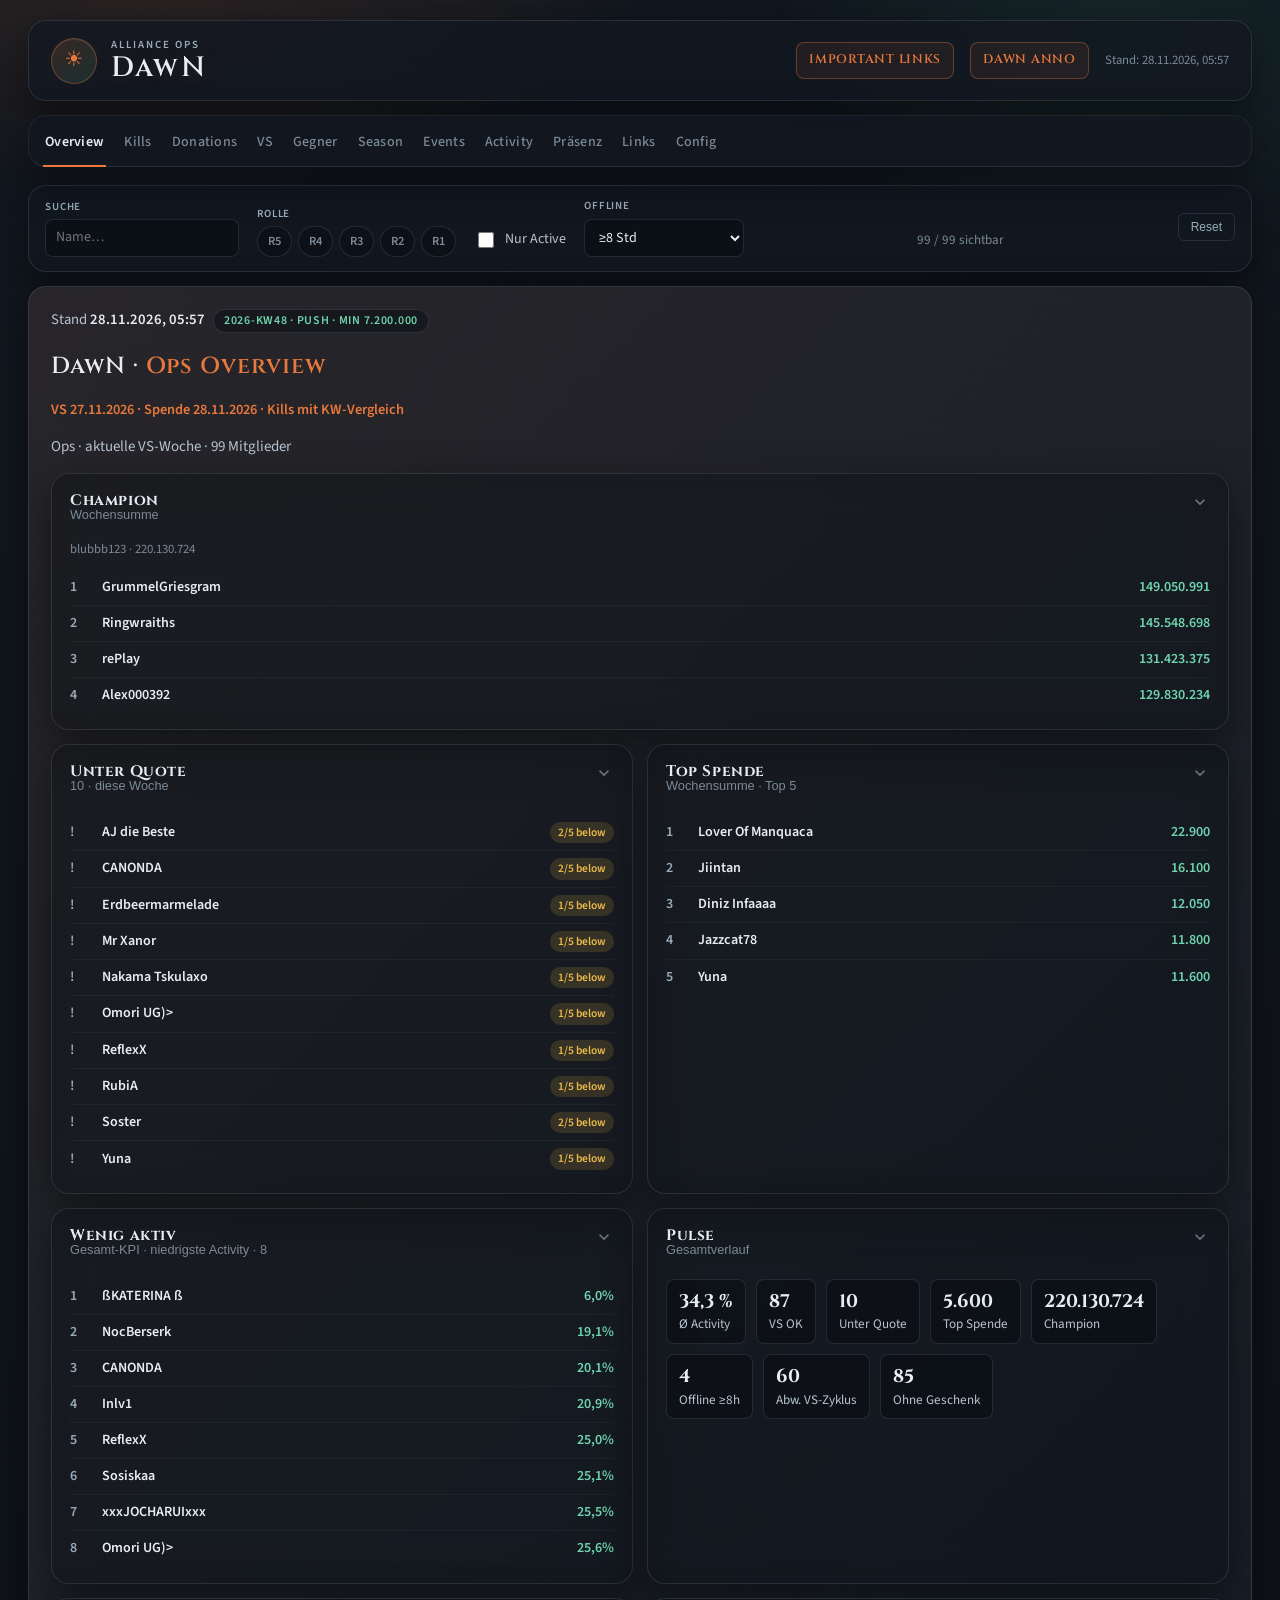
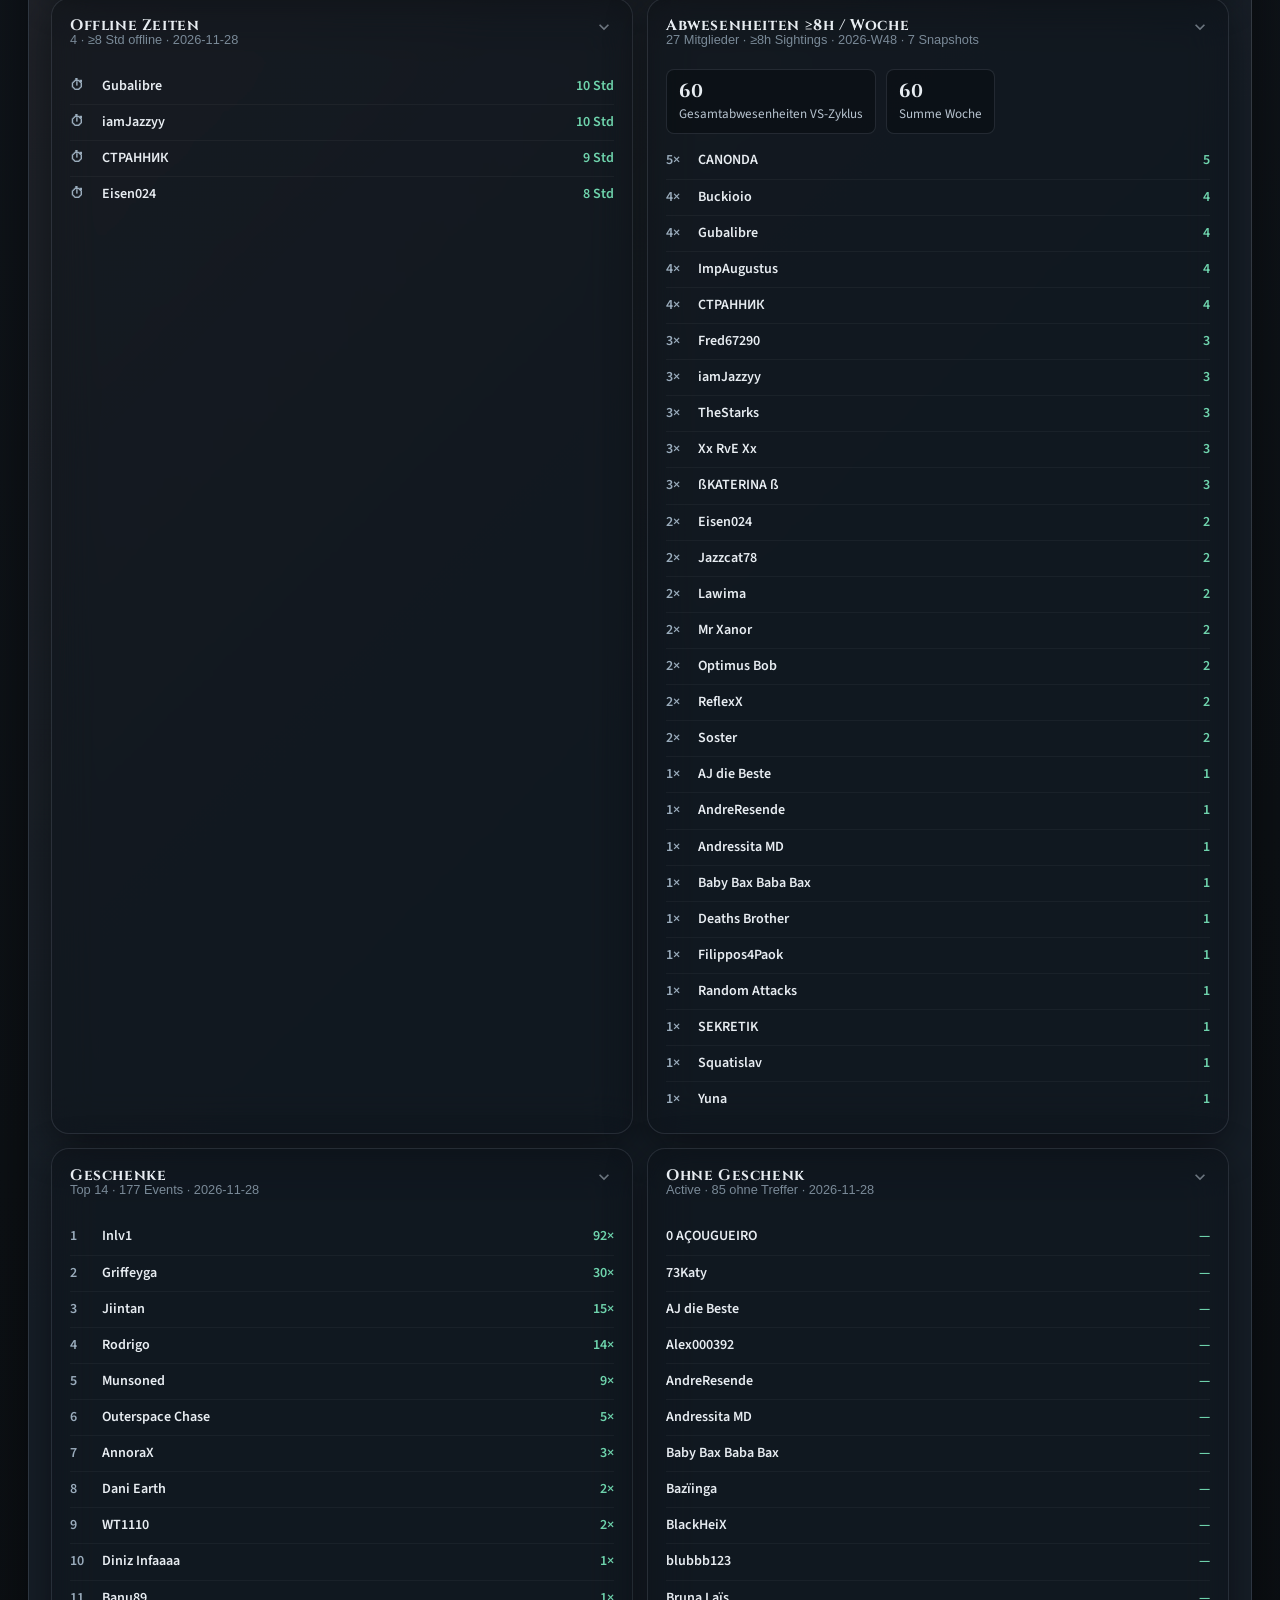
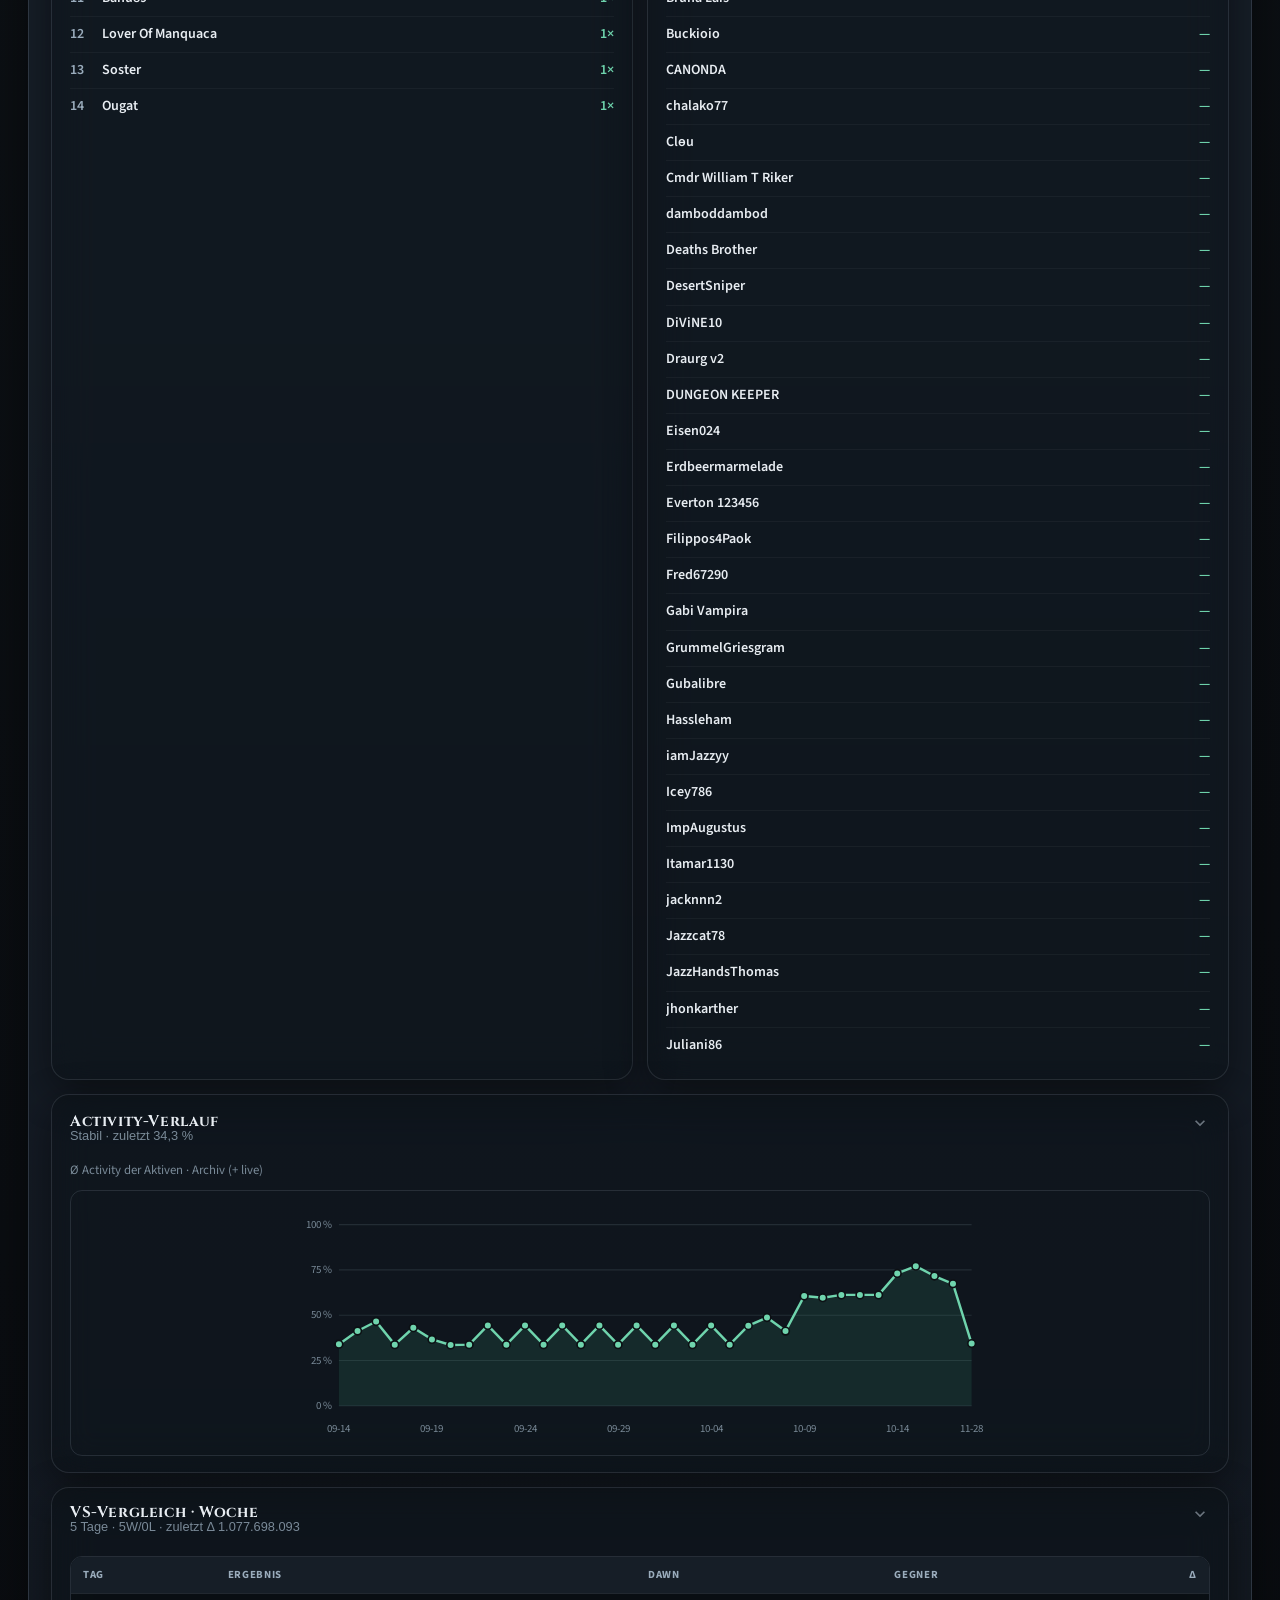
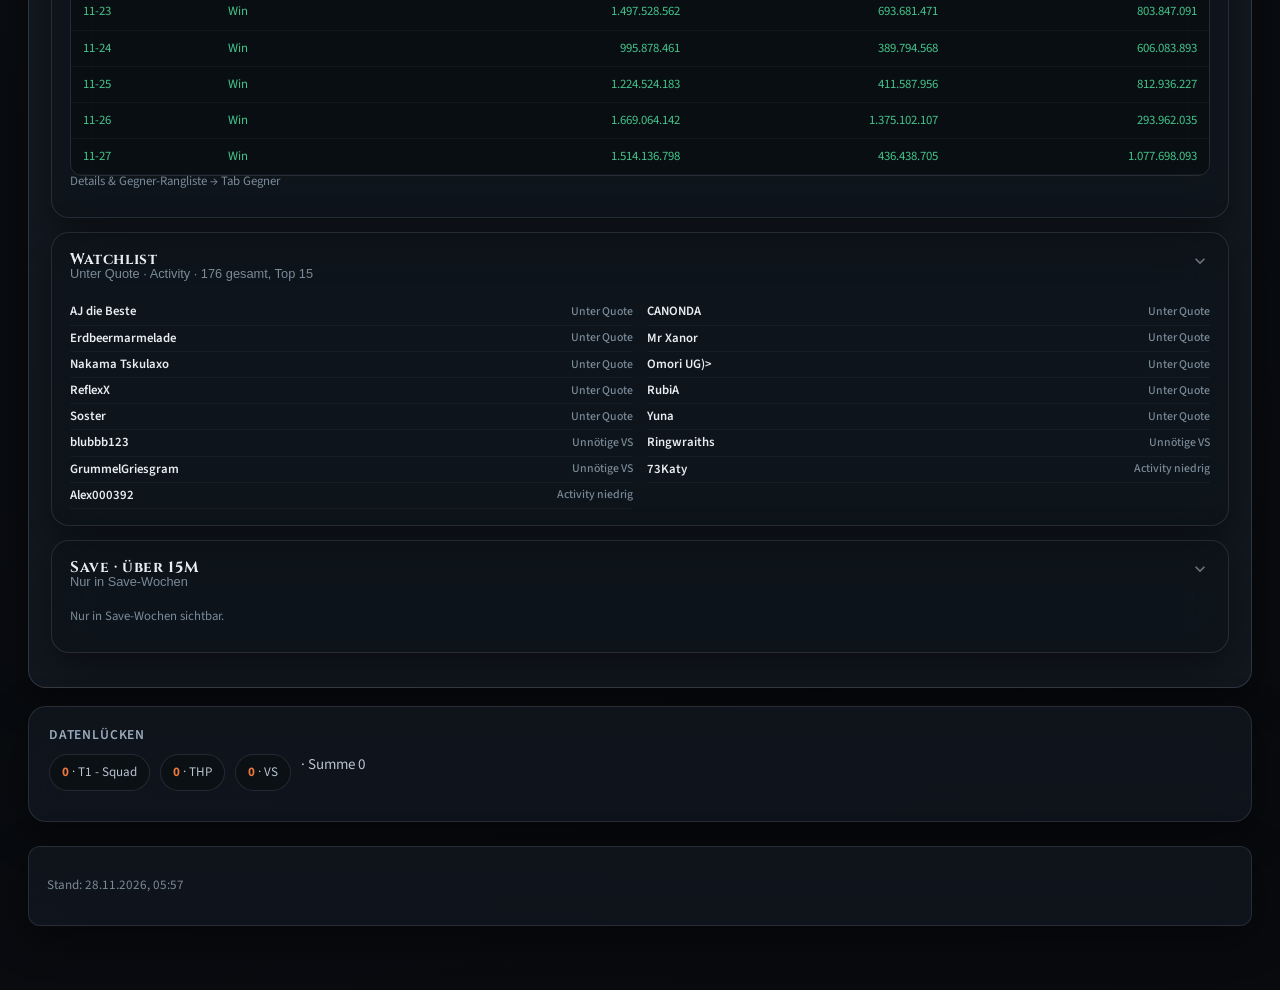
<file: index.html>
<!DOCTYPE html>
<html lang="de">
<head>
  <meta charset="utf-8">
  <meta name="viewport" content="width=device-width, initial-scale=1, viewport-fit=cover">
  <title>DawN — Last War Dashboard</title>
  <link rel="preconnect" href="https://fonts.googleapis.com">
  <link rel="preconnect" href="https://fonts.gstatic.com" crossorigin>
  <link href="https://fonts.googleapis.com/css2?family=Cinzel:wght@500;600;700&family=Source+Sans+3:ital,wght@0,400;0,500;0,600;0,700;1,400&display=swap" rel="stylesheet">
  <link rel="stylesheet" href="styles.css?v=20261026-presence-tab">
</head>
<body>
  <div class="bg-grid" aria-hidden="true"></div>
  <div class="bg-glow" aria-hidden="true"></div>
  <div class="wrap" id="wrap">
    <header class="site-head glass">
      <div class="brand">
        <span class="brand-mark" aria-hidden="true">☀</span>
        <div>
          <p class="brand-kicker">Alliance Ops</p>
          <h1 class="brand-title">DawN</h1>
        </div>
      </div>
      <div class="head-tools">
        <a class="tool-link" href="/links/" target="_blank" rel="noopener noreferrer">Important Links</a>
        <a class="tool-link" href="https://lastwar-daily-anno.pages.dev/" target="_blank" rel="noopener noreferrer">DawN Anno</a>
        <div class="stamp" id="stamp">Lade Daten…</div>
      </div>
    </header>

    <div class="bar glass">
      <div class="row">
        <div class="tabs" role="tablist" aria-label="Dashboard-Bereiche">
          <button class="tab" role="tab" id="tab-overview" aria-selected="true" aria-controls="view-overview" data-view="overview">Overview</button>
          <button class="tab" role="tab" id="tab-kills" aria-selected="false" aria-controls="view-kills" data-view="kills">Kills</button>
          <button class="tab" role="tab" id="tab-donations" aria-selected="false" aria-controls="view-donations" data-view="donations">Donations</button>
          <button class="tab" role="tab" id="tab-vs" aria-selected="false" aria-controls="view-vs" data-view="vs">VS</button>
          <button class="tab" role="tab" id="tab-gegner" aria-selected="false" aria-controls="view-gegner" data-view="gegner">Gegner</button>
          <button class="tab" role="tab" id="tab-season" aria-selected="false" aria-controls="view-season" data-view="season">Season</button>
          <button class="tab" role="tab" id="tab-events" aria-selected="false" aria-controls="view-events" data-view="events">Events</button>
          <button class="tab" role="tab" id="tab-activity" aria-selected="false" aria-controls="view-activity" data-view="activity">Activity</button>
          <button class="tab" role="tab" id="tab-presence" aria-selected="false" aria-controls="view-presence" data-view="presence">Präsenz</button>
          <button class="tab" role="tab" id="tab-links" aria-selected="false" aria-controls="view-links" data-view="links">Links</button>
          <button class="tab" role="tab" id="tab-config" aria-selected="false" aria-controls="view-config" data-view="config">Config</button>
        </div>
      </div>
    </div>

    <div id="filterMount" class="filter-mount" hidden aria-label="Mitglieder-Filter"></div>

    <div id="bootErr" class="err glass" hidden></div>

    <div class="view" id="view-overview" role="tabpanel" aria-labelledby="tab-overview"></div>
    <div class="view" id="view-kills" role="tabpanel" aria-labelledby="tab-kills" hidden></div>
    <div class="view" id="view-donations" role="tabpanel" aria-labelledby="tab-donations" hidden></div>
    <div class="view" id="view-vs" role="tabpanel" aria-labelledby="tab-vs" hidden></div>
    <div class="view" id="view-gegner" role="tabpanel" aria-labelledby="tab-gegner" hidden></div>
    <div class="view" id="view-season" role="tabpanel" aria-labelledby="tab-season" hidden></div>
    <div class="view" id="view-events" role="tabpanel" aria-labelledby="tab-events" hidden></div>
    <div class="view" id="view-activity" role="tabpanel" aria-labelledby="tab-activity" hidden></div>
    <div class="view" id="view-presence" role="tabpanel" aria-labelledby="tab-presence" hidden></div>
    <div class="view" id="view-links" role="tabpanel" aria-labelledby="tab-links" hidden></div>
    <div class="view" id="view-config" role="tabpanel" aria-labelledby="tab-config" hidden></div>

    <footer class="foot glass" id="foot"></footer>
  </div>
  <script src="app.js?v=20261026-presence-tab"></script>
</body>
</html>
</file>
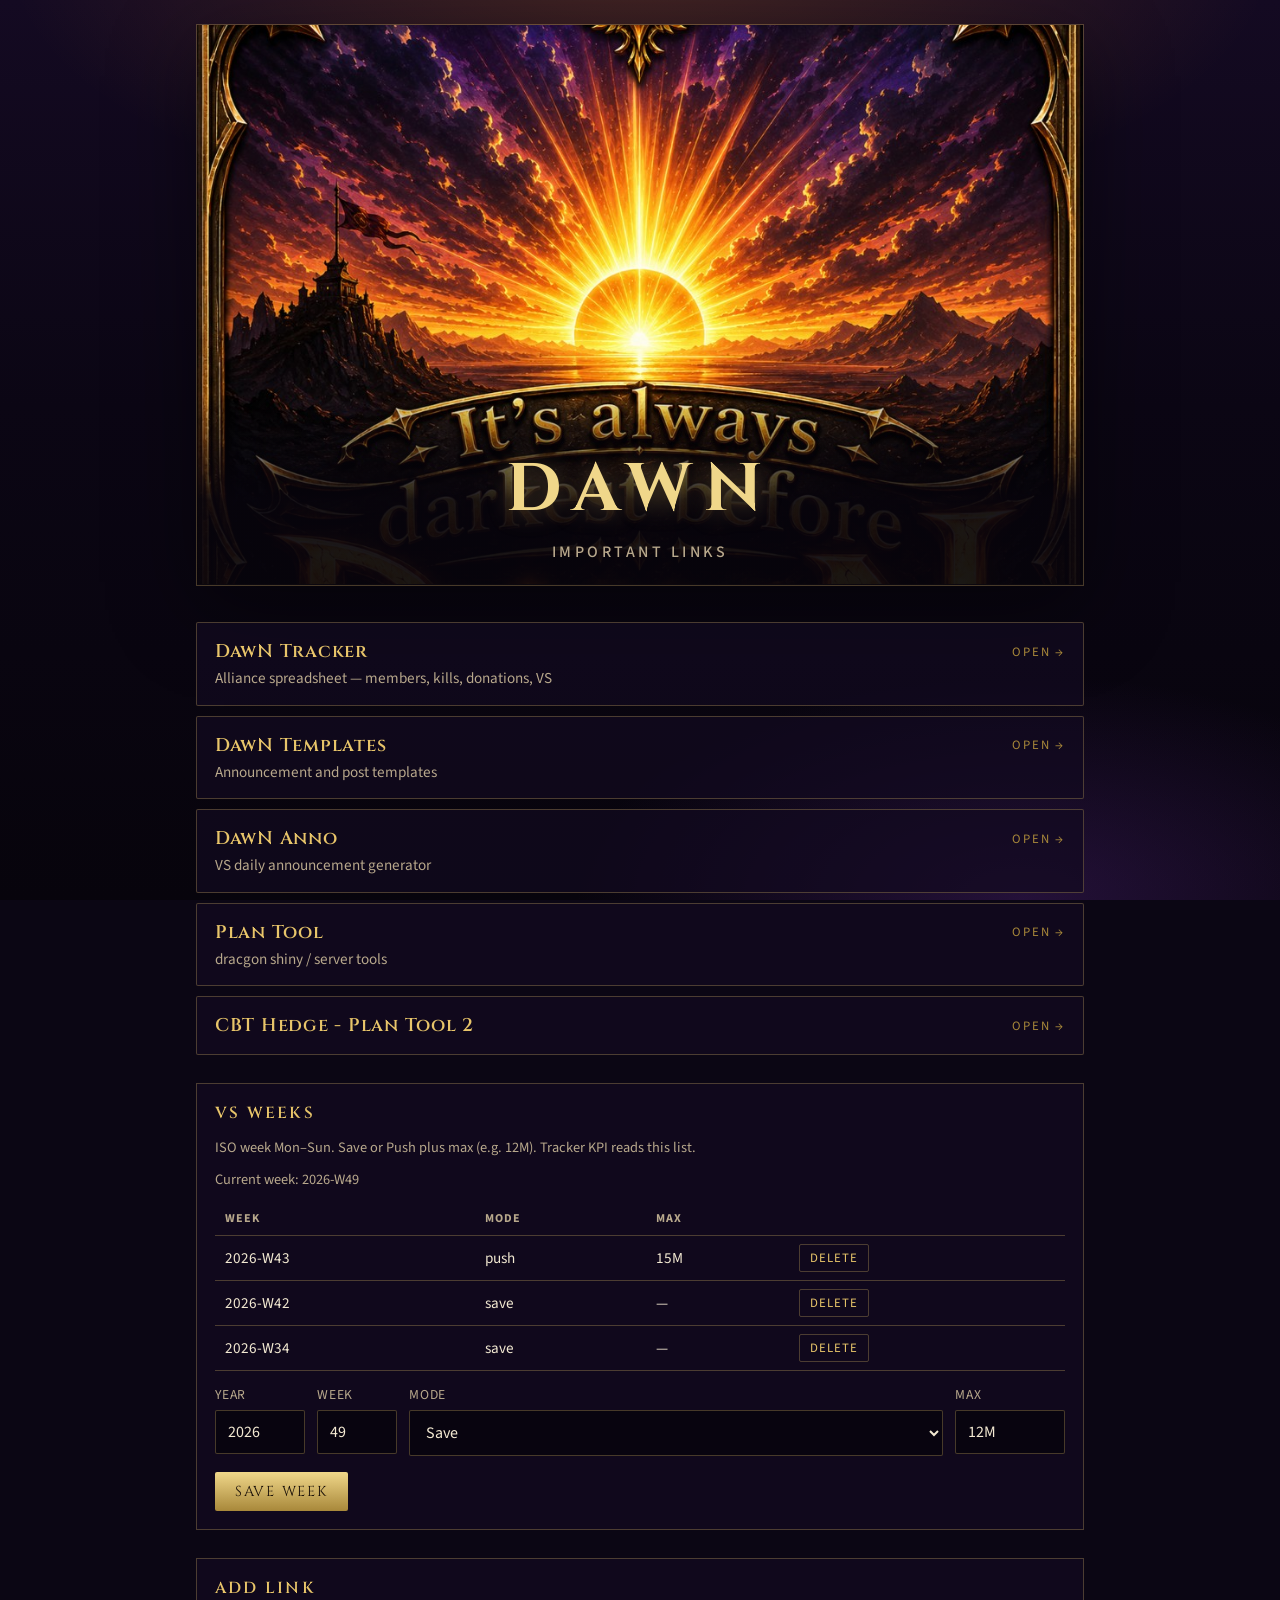
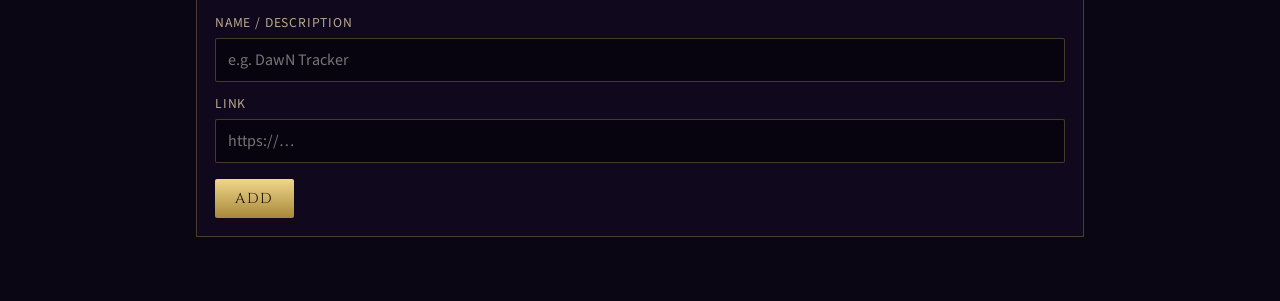
<file: links/index.html>
<!DOCTYPE html>
<html lang="en">
<head>
  <meta charset="utf-8">
  <meta name="viewport" content="width=device-width, initial-scale=1">
  <title>DawN — Important Links</title>
  <link rel="preconnect" href="https://fonts.googleapis.com">
  <link rel="preconnect" href="https://fonts.gstatic.com" crossorigin>
  <link href="https://fonts.googleapis.com/css2?family=Cinzel:wght@600;700&family=Source+Sans+3:wght@400;500;600&display=swap" rel="stylesheet">
  <link rel="stylesheet" href="styles.css">
</head>
<body>
  <div class="atmosphere" aria-hidden="true"></div>

  <main class="stage">
    <header class="hero">
      <img class="hero-art" src="assets/dawn.png" alt="DawN — It's always darkest before DAWN" width="1024" height="1024">
      <div class="hero-copy">
        <p class="brand" id="brand">DawN</p>
        <p class="tagline" id="tagline">Important links</p>
      </div>
    </header>

    <section class="links" aria-label="Important links">
      <p id="err" class="err" hidden></p>
      <ul id="list" class="link-list">
        <li class="loading">Loading…</li>
      </ul>
    </section>

    <section class="weeks" aria-label="VS weeks">
      <h2>VS weeks</h2>
      <p class="hint">ISO week Mon–Sun. Save or Push plus max (e.g. 12M). Tracker KPI reads this list.</p>
      <p id="weekNow" class="hint"></p>
      <div id="weekList" class="week-list"></div>
      <form id="weekForm" class="add-form week-form">
        <div class="week-fields">
          <label>
            <span>Year</span>
            <input type="number" id="vsYear" name="year" min="2020" max="2100" required>
          </label>
          <label>
            <span>Week</span>
            <input type="number" id="vsWeek" name="week" min="1" max="53" required>
          </label>
          <label>
            <span>Mode</span>
            <select id="vsMode" name="mode">
              <option value="save" selected>Save</option>
              <option value="push">Push</option>
            </select>
          </label>
          <label>
            <span>Max</span>
            <input type="text" id="vsMax" name="max" value="12M" placeholder="12M">
          </label>
        </div>
        <button type="submit" id="btnSaveWeek">Save week</button>
      </form>
      <p id="weekStatus" class="status" hidden></p>
    </section>

    <section class="add" aria-label="Add a link">
      <h2>Add link</h2>
      <form id="addForm" class="add-form">
        <label>
          <span>Name / Description</span>
          <input type="text" id="fieldName" name="name" required placeholder="e.g. DawN Tracker" autocomplete="off">
        </label>
        <label>
          <span>Link</span>
          <input type="url" id="fieldUrl" name="url" required placeholder="https://…" autocomplete="off">
        </label>
        <button type="submit" id="btnAdd">Add</button>
      </form>
      <p id="addStatus" class="status" hidden></p>
    </section>
  </main>

  <script src="app.js"></script>
</body>
</html>
</file>
<file: styles.css>
:root {
  --ink: #e8edf2;
  --ink-2: #b8c4d0;
  --muted: #7a8a98;
  --line: rgba(180, 200, 220, 0.14);
  --line-strong: rgba(232, 120, 60, 0.35);
  --brand: #3a9b78;
  --brand-soft: rgba(58, 155, 120, 0.18);
  --brand-ink: #6fd4ad;
  --ember: #e8783c;
  --ember-soft: rgba(232, 120, 60, 0.16);
  --metal: #9aacbc;
  --ok: #45c48a;
  --warn: #e8b84a;
  --bad: #e85a5a;
  --page: #0c1014;
  --page-mid: #121820;
  --glass: rgba(18, 24, 32, 0.78);
  --glass-strong: rgba(24, 32, 42, 0.92);
  --glass-edge: rgba(255, 255, 255, 0.06);
  --shadow: 0 12px 40px rgba(0, 0, 0, 0.45);
  --shadow-hover: 0 18px 48px rgba(0, 0, 0, 0.55);
  --radius-lg: 18px;
  --radius-md: 12px;
  --radius-sm: 8px;
  --font-display: "Cinzel", "Times New Roman", serif;
  --font-body: "Source Sans 3", "Segoe UI", system-ui, sans-serif;
  --pad-x: clamp(16px, 4vw, 28px);
}

* { box-sizing: border-box; }

html { scroll-behavior: smooth; }

body {
  margin: 0;
  min-height: 100vh;
  font-family: var(--font-body);
  font-size: 15px;
  line-height: 1.5;
  color: var(--ink-2);
  background: linear-gradient(165deg, var(--page-mid) 0%, var(--page) 45%, #080a0e 100%);
}

.bg-grid {
  position: fixed;
  inset: 0;
  pointer-events: none;
  z-index: 0;
  opacity: 0.35;
  background-image:
    linear-gradient(rgba(120, 140, 160, 0.06) 1px, transparent 1px),
    linear-gradient(90deg, rgba(120, 140, 160, 0.06) 1px, transparent 1px);
  background-size: 48px 48px;
  mask-image: radial-gradient(ellipse 80% 70% at 50% 20%, black 20%, transparent 75%);
}

.bg-glow {
  position: fixed;
  inset: 0;
  pointer-events: none;
  background:
    radial-gradient(900px 480px at 12% -8%, rgba(232, 120, 60, 0.14), transparent 58%),
    radial-gradient(700px 420px at 88% 5%, rgba(58, 155, 120, 0.12), transparent 52%),
    radial-gradient(600px 400px at 50% 100%, rgba(40, 60, 90, 0.25), transparent 55%);
  z-index: 0;
}

.wrap {
  position: relative;
  z-index: 1;
  max-width: 1280px;
  margin: 0 auto;
  padding: 20px var(--pad-x) 64px;
}

.glass {
  background: var(--glass);
  backdrop-filter: blur(20px) saturate(1.15);
  -webkit-backdrop-filter: blur(20px) saturate(1.15);
  border: 1px solid var(--glass-edge);
  box-shadow: var(--shadow);
}

.site-head {
  display: flex;
  flex-wrap: wrap;
  align-items: center;
  justify-content: space-between;
  gap: 12px 20px;
  padding: 16px 22px;
  border-radius: var(--radius-lg);
  margin-bottom: 14px;
  border-color: var(--line);
}

.brand {
  display: flex;
  align-items: center;
  gap: 14px;
}

.brand-mark {
  width: 46px;
  height: 46px;
  display: grid;
  place-items: center;
  border-radius: 50%;
  background: linear-gradient(145deg, var(--ember-soft), var(--brand-soft));
  border: 1px solid var(--line-strong);
  font-size: 1.35rem;
  color: var(--ember);
  box-shadow: inset 0 1px 0 rgba(255, 255, 255, 0.08);
}

.brand-kicker {
  margin: 0;
  font-size: 0.68rem;
  letter-spacing: 0.18em;
  text-transform: uppercase;
  color: var(--metal);
  font-weight: 600;
}

.brand-title {
  margin: 0;
  font-family: var(--font-display);
  font-size: 1.75rem;
  font-weight: 600;
  letter-spacing: 0.08em;
  color: var(--ink);
  line-height: 1.1;
  text-shadow: 0 0 24px rgba(232, 120, 60, 0.15);
}

.head-tools {
  display: flex;
  flex-wrap: wrap;
  align-items: center;
  justify-content: flex-end;
  gap: 12px 16px;
}

.tool-link {
  font-family: var(--font-display);
  font-size: 0.78rem;
  font-weight: 600;
  letter-spacing: 0.06em;
  text-transform: uppercase;
  text-decoration: none;
  color: var(--ember);
  padding: 8px 12px;
  border-radius: 8px;
  border: 1px solid rgba(232, 120, 60, 0.35);
  background: rgba(232, 120, 60, 0.08);
  transition: background 0.15s ease, border-color 0.15s ease, color 0.15s ease;
}

.tool-link:hover,
.tool-link:focus-visible {
  color: var(--ink);
  border-color: rgba(232, 120, 60, 0.65);
  background: rgba(232, 120, 60, 0.18);
  outline: none;
}

.stamp {
  font-size: 0.8rem;
  color: var(--muted);
  text-align: right;
  max-width: 28rem;
}

.bar {
  position: sticky;
  top: env(safe-area-inset-top, 0);
  z-index: 10;
  border-radius: var(--radius-lg);
  margin-bottom: 18px;
  padding: 6px 14px 0;
  border-bottom: 1px solid var(--line);
}

.bar .row {
  display: flex;
  align-items: flex-end;
  justify-content: space-between;
  gap: 8px;
}

.tabs {
  display: flex;
  gap: 16px;
  overflow-x: auto;
  scrollbar-width: none;
  margin-bottom: -1px;
  min-width: 0;
}

.tabs::-webkit-scrollbar { display: none; }

.tab {
  appearance: none;
  border: 0;
  border-bottom: 2px solid transparent;
  background: none;
  color: var(--muted);
  font: inherit;
  font-weight: 500;
  font-size: 0.88rem;
  letter-spacing: 0.02em;
  padding: 10px 2px 12px;
  white-space: nowrap;
  cursor: pointer;
  transition: color 0.15s ease, border-color 0.15s ease;
}

.tab:hover { color: var(--ink); }

.tab[aria-selected="true"] {
  border-bottom-color: var(--ember);
  color: var(--ink);
  font-weight: 600;
}

.tab:focus-visible {
  outline: 2px solid var(--brand);
  outline-offset: 2px;
}

.view[hidden] { display: none !important; }

.view {
  animation: fade-in 0.22s ease;
}

@keyframes fade-in {
  from { opacity: 0; transform: translateY(4px); }
  to { opacity: 1; transform: none; }
}

@media (prefers-reduced-motion: reduce) {
  .view { animation: none; }
  html { scroll-behavior: auto; }
}

.hero-ops {
  border-radius: var(--radius-lg);
  padding: 22px 22px 18px;
  margin-bottom: 18px;
  border: 1px solid var(--line);
  background:
    linear-gradient(135deg, rgba(232, 120, 60, 0.08) 0%, transparent 42%),
    var(--glass-strong);
  position: relative;
  overflow: hidden;
}

.hero-ops::after {
  content: "";
  position: absolute;
  inset: 0;
  pointer-events: none;
  background: linear-gradient(180deg, transparent 60%, rgba(0, 0, 0, 0.2));
}

.hero-ops-inner {
  position: relative;
  z-index: 1;
}

.hero-headline {
  margin: 0 0 16px;
  font-family: var(--font-display);
  font-size: clamp(1.15rem, 2.5vw, 1.45rem);
  font-weight: 600;
  letter-spacing: 0.04em;
  color: var(--ink);
}

.hero-headline em {
  font-style: normal;
  color: var(--ember);
}

.kpi-grid {
  display: grid;
  grid-template-columns: repeat(auto-fit, minmax(168px, 1fr));
  gap: 12px;
}

.kpi-card {
  padding: 14px 16px;
  border-radius: var(--radius-md);
  border: 1px solid var(--line);
  background: rgba(8, 12, 16, 0.35);
  transition: transform 0.18s ease, box-shadow 0.18s ease, border-color 0.18s ease;
}

.kpi-card:hover {
  transform: translateY(-2px);
  box-shadow: var(--shadow-hover);
  border-color: rgba(232, 120, 60, 0.25);
}

.kpi-card .label {
  font-size: 0.68rem;
  text-transform: uppercase;
  letter-spacing: 0.1em;
  color: var(--metal);
  margin: 0 0 4px;
  font-weight: 600;
}

.kpi-card .value {
  font-family: var(--font-display);
  font-size: 1.55rem;
  font-weight: 600;
  color: var(--ink);
  margin: 0;
  line-height: 1.15;
}

.kpi-card .hint {
  margin: 6px 0 0;
  font-size: 0.78rem;
  color: var(--muted);
}

.kpi-card.accent {
  border-color: rgba(58, 155, 120, 0.35);
  background: linear-gradient(160deg, rgba(58, 155, 120, 0.12), rgba(8, 12, 16, 0.4));
}

.kpi-card.accent .value { color: var(--brand-ink); }

.panel {
  border-radius: var(--radius-lg);
  padding: 18px 20px 16px;
  margin-bottom: 16px;
  border: 1px solid var(--line);
}

.panel h2 {
  margin: 0 0 14px;
  font-family: var(--font-display);
  font-size: 1.12rem;
  font-weight: 600;
  color: var(--ink);
  letter-spacing: 0.04em;
}

.panel h3 {
  margin: 18px 0 10px;
  font-size: 0.85rem;
  text-transform: uppercase;
  letter-spacing: 0.08em;
  color: var(--metal);
  font-weight: 600;
}

.panel .lead {
  margin: -6px 0 14px;
  font-size: 0.88rem;
  color: var(--muted);
}

.stub-note {
  padding: 12px 14px;
  border-radius: var(--radius-sm);
  background: var(--ember-soft);
  border: 1px dashed rgba(232, 120, 60, 0.35);
  font-size: 0.88rem;
  color: var(--ink-2);
  margin-bottom: 14px;
}

.meta-grid {
  display: grid;
  grid-template-columns: repeat(auto-fit, minmax(150px, 1fr));
  gap: 10px;
  margin-bottom: 14px;
}

.meta-chip {
  padding: 10px 12px;
  border-radius: var(--radius-sm);
  background: rgba(8, 12, 16, 0.45);
  border: 1px solid var(--line);
}

.meta-chip .k {
  display: block;
  font-size: 0.68rem;
  text-transform: uppercase;
  letter-spacing: 0.06em;
  color: var(--muted);
  font-weight: 600;
}

.meta-chip .v {
  font-weight: 600;
  color: var(--ink);
}

.missing-strip {
  display: flex;
  flex-wrap: wrap;
  gap: 10px;
  margin-bottom: 14px;
}

.missing-pill {
  padding: 8px 12px;
  border-radius: 999px;
  font-size: 0.82rem;
  border: 1px solid var(--line);
  background: rgba(8, 12, 16, 0.5);
}

.missing-pill strong {
  color: var(--ember);
  font-variant-numeric: tabular-nums;
}

.table-wrap {
  overflow: auto;
  border-radius: var(--radius-md);
  border: 1px solid var(--line);
}

table.t {
  width: 100%;
  border-collapse: collapse;
  font-size: 0.86rem;
  background: rgba(6, 10, 14, 0.55);
}

table.t thead th {
  position: sticky;
  top: 0;
  z-index: 1;
  text-align: left;
  padding: 10px 12px;
  font-size: 0.68rem;
  text-transform: uppercase;
  letter-spacing: 0.06em;
  color: var(--metal);
  background: var(--glass-strong);
  border-bottom: 1px solid var(--line);
  white-space: nowrap;
}

table.t thead th.sortable {
  cursor: pointer;
  user-select: none;
  padding-right: 18px;
}

table.t thead th.sortable:hover {
  color: var(--ink);
  background: rgba(232, 120, 60, 0.12);
}

table.t thead th.sortable .sort-ind::after {
  content: "↕";
  margin-left: 4px;
  opacity: 0.35;
  font-size: 0.75em;
}

table.t thead th.sortable.sorted-asc .sort-ind::after {
  content: "↑";
  opacity: 1;
  color: var(--ember);
}

table.t thead th.sortable.sorted-desc .sort-ind::after {
  content: "↓";
  opacity: 1;
  color: var(--ember);
}

table.t tbody td {
  padding: 8px 12px;
  border-bottom: 1px solid rgba(255, 255, 255, 0.04);
  vertical-align: middle;
}

table.t tbody tr:hover td {
  background: rgba(232, 120, 60, 0.06);
}

table.t .name {
  font-weight: 600;
  color: var(--ink);
  white-space: nowrap;
}

table.t .num,
table.t thead th.num,
table.t.compact thead th.num,
table.t tbody td.num {
  font-variant-numeric: tabular-nums;
  text-align: right;
}

table.t.compact {
  font-size: 0.8rem;
}

.badge {
  display: inline-block;
  padding: 2px 8px;
  border-radius: 999px;
  font-size: 0.72rem;
  font-weight: 600;
}

.badge.ok { background: rgba(69, 196, 138, 0.15); color: var(--ok); }
.badge.warn { background: rgba(232, 184, 74, 0.15); color: var(--warn); }
.badge.bad { background: rgba(232, 90, 90, 0.12); color: var(--bad); }
.badge.off { background: rgba(122, 138, 152, 0.15); color: var(--muted); }

.inactive { opacity: 0.48; }

.err {
  padding: 14px 16px;
  border-radius: var(--radius-md);
  color: var(--bad);
  margin-bottom: 16px;
  border-color: rgba(232, 90, 90, 0.3);
}

.foot {
  margin-top: 24px;
  padding: 16px 18px;
  border-radius: var(--radius-md);
  font-size: 0.82rem;
  color: var(--muted);
  border: 1px solid var(--line);
}

.foot code {
  font-size: 0.8em;
  background: rgba(0, 0, 0, 0.35);
  padding: 1px 5px;
  border-radius: 4px;
  color: var(--ink-2);
}

.link-grid {
  display: grid;
  gap: 12px;
}

.link-cat {
  margin: 0 0 8px;
  font-family: var(--font-display);
  font-size: 0.95rem;
  letter-spacing: 0.05em;
  color: var(--brand-ink);
}

.link-card {
  display: block;
  padding: 14px 16px;
  border-radius: var(--radius-md);
  border: 1px solid var(--line);
  background: rgba(8, 12, 16, 0.45);
  text-decoration: none;
  color: inherit;
  transition: border-color 0.15s ease, transform 0.15s ease;
}

.link-card:hover {
  border-color: rgba(232, 120, 60, 0.4);
  transform: translateX(3px);
}

.link-card .title {
  font-weight: 600;
  color: var(--ink);
  margin: 0 0 4px;
}

.link-card .desc {
  margin: 0;
  font-size: 0.85rem;
  color: var(--muted);
}

.link-card .url {
  margin: 6px 0 0;
  font-size: 0.75rem;
  color: var(--metal);
  word-break: break-all;
}

.filter-mount {
  margin-bottom: 14px;
}

.filter-mount[hidden] {
  display: none !important;
}

.filter-bar {
  border-radius: var(--radius-lg);
  padding: 12px 16px 14px;
  border: 1px solid var(--line);
  display: flex;
  flex-wrap: wrap;
  align-items: flex-end;
  gap: 12px 18px;
}

.filter-bar .field {
  display: flex;
  flex-direction: column;
  gap: 4px;
  min-width: 0;
}

.filter-bar .field label {
  font-size: 0.68rem;
  text-transform: uppercase;
  letter-spacing: 0.08em;
  color: var(--metal);
  font-weight: 600;
}

.filter-bar input[type="search"],
.filter-bar select {
  font: inherit;
  font-size: 0.88rem;
  padding: 7px 10px;
  border-radius: var(--radius-sm);
  border: 1px solid var(--line);
  background: rgba(8, 12, 16, 0.55);
  color: var(--ink);
  min-width: 10rem;
}

.filter-bar input[type="search"]:focus,
.filter-bar select:focus {
  outline: 2px solid var(--brand);
  outline-offset: 1px;
}

.role-chips {
  display: flex;
  flex-wrap: wrap;
  gap: 6px;
}

.role-chip {
  appearance: none;
  border: 1px solid var(--line);
  background: rgba(8, 12, 16, 0.45);
  color: var(--muted);
  font: inherit;
  font-size: 0.78rem;
  font-weight: 600;
  padding: 5px 10px;
  border-radius: 999px;
  cursor: pointer;
  transition: border-color 0.15s, color 0.15s, background 0.15s;
}

.role-chip[aria-pressed="true"] {
  border-color: rgba(232, 120, 60, 0.45);
  color: var(--ink);
  background: var(--ember-soft);
}

.filter-check {
  display: flex;
  align-items: center;
  gap: 8px;
  font-size: 0.88rem;
  color: var(--ink-2);
  padding-bottom: 6px;
}

.filter-check input {
  accent-color: var(--ember);
  width: 1rem;
  height: 1rem;
}

.filter-reset {
  margin-left: auto;
  align-self: center;
  padding: 6px 12px;
  border: 1px solid var(--line);
  border-radius: 6px;
  background: transparent;
  color: var(--metal);
  font-size: 0.75rem;
  cursor: pointer;
}

.filter-reset:hover {
  color: var(--ink);
  border-color: var(--ember);
}

.filter-count {
  margin-left: auto;
  font-size: 0.82rem;
  color: var(--muted);
  padding-bottom: 6px;
  white-space: nowrap;
}

.hero-meta {
  display: flex;
  flex-wrap: wrap;
  align-items: center;
  justify-content: space-between;
  gap: 12px 20px;
  margin-bottom: 16px;
}

.ops-stand {
  margin: 0 0 14px;
  font-size: 0.9rem;
  font-weight: 600;
  color: var(--ember);
  font-variant-numeric: tabular-nums;
}

.hero-stand {
  margin: 0;
  font-size: 0.92rem;
  color: var(--ink-2);
}

.hero-stand strong {
  color: var(--ink);
  font-weight: 600;
}

.hero-mode-chip {
  display: inline-block;
  margin-left: 8px;
  padding: 2px 10px;
  border-radius: 999px;
  font-size: 0.75rem;
  font-weight: 600;
  text-transform: uppercase;
  letter-spacing: 0.06em;
  border: 1px solid var(--line);
  background: rgba(8, 12, 16, 0.45);
  color: var(--brand-ink);
}

.period-toggle {
  display: inline-flex;
  border-radius: 999px;
  border: 1px solid var(--line);
  overflow: hidden;
  background: rgba(8, 12, 16, 0.45);
}

.period-toggle button {
  appearance: none;
  border: 0;
  background: none;
  color: var(--muted);
  font: inherit;
  font-size: 0.82rem;
  font-weight: 600;
  padding: 8px 14px;
  cursor: pointer;
  transition: background 0.15s, color 0.15s;
}

.period-toggle button[aria-pressed="true"] {
  background: var(--ember-soft);
  color: var(--ink);
}

.period-toggle button:not(:last-child) {
  border-right: 1px solid var(--line);
}

.widget-grid {
  display: grid;
  grid-template-columns: repeat(12, 1fr);
  gap: 14px;
  margin-bottom: 16px;
}

.widget {
  grid-column: span 6;
  border-radius: var(--radius-lg);
  padding: 16px 18px;
  border: 1px solid var(--line);
  background: rgba(8, 12, 16, 0.35);
}

.widget.span-4 { grid-column: span 4; }
.widget.span-6 { grid-column: span 6; }
.widget.span-8 { grid-column: span 8; }
.widget.span-12 { grid-column: span 12; }

@media (max-width: 900px) {
  .widget,
  .widget.span-4,
  .widget.span-6,
  .widget.span-8 {
    grid-column: span 12;
  }
}

.widget-toggle {
  display: flex;
  align-items: flex-start;
  justify-content: space-between;
  gap: 12px;
  width: 100%;
  margin: 0;
  padding: 0;
  border: 0;
  background: transparent;
  color: inherit;
  text-align: left;
  cursor: pointer;
}

.widget-toggle-text {
  flex: 1;
  min-width: 0;
}

.widget-toggle .sub {
  margin: 4px 0 0;
}

.widget-chevron {
  flex: 0 0 auto;
  width: 1.25rem;
  height: 1.25rem;
  margin-top: 2px;
  opacity: 0.55;
  background: currentColor;
  -webkit-mask: url("data:image/svg+xml,%3Csvg xmlns='http://www.w3.org/2000/svg' viewBox='0 0 24 24'%3E%3Cpath fill='%23000' d='M7.41 8.59L12 13.17l4.59-4.58L18 10l-6 6-6-6z'/%3E%3C/svg%3E") center / contain no-repeat;
  mask: url("data:image/svg+xml,%3Csvg xmlns='http://www.w3.org/2000/svg' viewBox='0 0 24 24'%3E%3Cpath fill='%23000' d='M7.41 8.59L12 13.17l4.59-4.58L18 10l-6 6-6-6z'/%3E%3C/svg%3E") center / contain no-repeat;
  transition: transform 0.15s ease;
}

.widget-toggle[aria-expanded="false"] .widget-chevron {
  transform: rotate(-90deg);
}

.widget-body {
  margin-top: 12px;
}

.widget h3 {
  margin: 0 0 10px;
  font-family: var(--font-display);
  font-size: 0.95rem;
  letter-spacing: 0.04em;
  color: var(--ink);
}

.widget-toggle h3 {
  margin: 0;
}

.vs-compare-table tr.win td { color: var(--ok); }
.vs-compare-table tr.loss td { color: var(--bad); }

.widget .sub {
  margin: -4px 0 10px;
  font-size: 0.8rem;
  color: var(--muted);
}

.rank-list {
  list-style: none;
  margin: 0;
  padding: 0;
}

.rank-list li {
  display: flex;
  align-items: center;
  gap: 10px;
  padding: 7px 0;
  border-bottom: 1px solid rgba(255, 255, 255, 0.04);
  font-size: 0.88rem;
}

.rank-list li:last-child {
  border-bottom: 0;
}

.rank-list .rank {
  width: 1.4rem;
  font-variant-numeric: tabular-nums;
  color: var(--metal);
  font-weight: 600;
}

.rank-list .who {
  flex: 1;
  font-weight: 600;
  color: var(--ink);
  min-width: 0;
  overflow: hidden;
  text-overflow: ellipsis;
  white-space: nowrap;
}

/* One Champion card: two related blocks, not two competing widgets. */
.champ-widget .champ-blocks {
  display: flex;
  flex-direction: column;
  gap: 0;
  margin-top: 0.35rem;
  border: 1px solid var(--line);
  border-radius: var(--radius-md);
  overflow: hidden;
  background: rgba(0, 0, 0, 0.18);
}

.champ-widget .champ-block {
  padding: 0.75rem 0.9rem 0.85rem;
}

.champ-widget .champ-block + .champ-block {
  border-top: 1px solid var(--line);
}

.champ-widget .champ-section-label {
  margin: 0 0 0.4rem;
  font-size: 0.78rem;
  font-weight: 700;
  letter-spacing: 0.03em;
  text-transform: none;
  color: var(--ink);
}

/* Champion lists: never truncate names — show every exact hit / tie. */
.rank-list.champ-list .who,
.rank-list.champ-days .who {
  overflow: visible;
  text-overflow: unset;
  white-space: normal;
}

.rank-list.champ-list .rank,
.rank-list.champ-days .rank {
  min-width: 4.5rem;
  width: auto;
  font-variant-numeric: tabular-nums;
}

.rank-list.champ-list .val {
  white-space: nowrap;
}

.rank-list .val {
  font-variant-numeric: tabular-nums;
  color: var(--brand-ink);
  font-weight: 600;
}

/* Watchlist: dichter, zwei Spalten — Unter-Quote hat Vorrang, weniger Höhe. */
.watch-widget .widget-body {
  margin-top: 8px;
}

.rank-list.watch-list {
  display: grid;
  grid-template-columns: 1fr 1fr;
  column-gap: 14px;
  row-gap: 0;
}

.rank-list.watch-list li {
  gap: 6px;
  padding: 3px 0;
  font-size: 0.8rem;
  border-bottom: 1px solid rgba(255, 255, 255, 0.035);
}

.rank-list.watch-list .who {
  font-weight: 600;
}

.rank-list.watch-list .val {
  font-size: 0.74rem;
  font-weight: 500;
  color: var(--muted);
  white-space: nowrap;
}

@media (max-width: 720px) {
  .rank-list.watch-list {
    grid-template-columns: 1fr;
  }
}

.gap-title {
  margin: 0 0 8px;
  font-size: 0.85rem;
  font-weight: 600;
  letter-spacing: 0.06em;
  text-transform: uppercase;
  color: var(--metal);
}

.vs-compare-mini {
  display: grid;
  grid-template-columns: repeat(auto-fit, minmax(140px, 1fr));
  gap: 10px;
}

.vs-day-chip {
  padding: 10px 12px;
  border-radius: var(--radius-sm);
  border: 1px solid var(--line);
  background: rgba(6, 10, 14, 0.5);
  font-size: 0.82rem;
}

.vs-day-chip .d {
  color: var(--muted);
  font-size: 0.72rem;
  text-transform: uppercase;
  letter-spacing: 0.06em;
}

.vs-day-chip.win { border-color: rgba(69, 196, 138, 0.35); }
.vs-day-chip.loss { border-color: rgba(232, 90, 90, 0.35); }

/* VS day cards (VS tab + Overview); burn-up only on Overview */
.vs-compare-block {
  margin: 0 0 18px;
  min-width: 0;
}

.vs-compare-block > h3 {
  margin: 0 0 12px;
  font-family: var(--font-display);
  font-size: 0.95rem;
  letter-spacing: 0.04em;
  color: var(--ink);
}

.vs-day-cards {
  display: grid;
  grid-template-columns: repeat(auto-fit, minmax(168px, 1fr));
  gap: 10px;
  margin-bottom: 14px;
}

.vs-day-card {
  min-width: 0;
  padding: 12px 14px;
  border-radius: var(--radius-md);
  border: 1px solid var(--line);
  background: rgba(6, 10, 14, 0.55);
}

.vs-day-card header {
  display: flex;
  align-items: baseline;
  justify-content: space-between;
  gap: 8px;
  margin-bottom: 10px;
}

.vs-day-card .d {
  font-size: 0.78rem;
  font-weight: 600;
  letter-spacing: 0.04em;
  text-transform: uppercase;
  color: var(--metal);
}

.vs-day-card .res {
  font-size: 0.8rem;
  font-weight: 700;
  color: var(--ink);
}

.vs-day-card.win {
  border-color: rgba(69, 196, 138, 0.4);
  background: linear-gradient(160deg, rgba(69, 196, 138, 0.1), rgba(6, 10, 14, 0.55) 55%);
}

.vs-day-card.win .res { color: var(--ok); }

.vs-day-card.loss {
  border-color: rgba(232, 90, 90, 0.4);
  background: linear-gradient(160deg, rgba(232, 90, 90, 0.1), rgba(6, 10, 14, 0.55) 55%);
}

.vs-day-card.loss .res { color: var(--bad); }

.vs-day-metrics {
  display: grid;
  grid-template-columns: 1fr 1fr;
  gap: 8px 12px;
  margin: 0;
}

.vs-day-metrics dt {
  margin: 0;
  font-size: 0.68rem;
  text-transform: uppercase;
  letter-spacing: 0.06em;
  color: var(--muted);
}

.vs-day-metrics dd {
  margin: 2px 0 0;
  font-size: 0.92rem;
  font-weight: 600;
  font-variant-numeric: tabular-nums;
  color: var(--ink);
  word-break: break-word;
}

.vs-day-metrics dd.num {
  text-align: left;
}

.vs-chart {
  margin-top: 4px;
  padding: 14px 16px 10px;
  border-radius: var(--radius-md);
  border: 1px solid var(--line);
  min-width: 0;
  overflow: hidden;
}

.vs-chart-head {
  display: flex;
  flex-wrap: wrap;
  align-items: baseline;
  justify-content: space-between;
  gap: 6px 14px;
  margin-bottom: 8px;
}

.vs-chart-head h3 {
  margin: 0;
  font-family: var(--font-display);
  font-size: 0.92rem;
  letter-spacing: 0.04em;
  color: var(--ink);
}

.vs-chart-head .sub {
  margin: 0;
  font-size: 0.8rem;
  color: var(--muted);
}

.vs-chart-legend {
  display: flex;
  flex-wrap: wrap;
  gap: 10px 16px;
  margin-bottom: 8px;
  font-size: 0.75rem;
  color: var(--ink-2);
}

.vs-chart-legend .lg {
  display: inline-flex;
  align-items: center;
  gap: 6px;
}

.vs-chart-legend .lg::before {
  content: "";
  width: 12px;
  height: 3px;
  border-radius: 2px;
  background: currentColor;
}

.vs-chart-legend .lg.dawn { color: var(--brand-ink); }
.vs-chart-legend .lg.opp { color: var(--ember); }

.vs-burnup,
.activity-trend {
  display: block;
  width: 100%;
  height: auto;
  max-height: 240px;
}

.chart-grid {
  stroke: rgba(180, 200, 220, 0.12);
  stroke-width: 1;
}

.chart-tick,
.chart-x {
  fill: var(--muted);
  font-size: 10px;
  font-family: var(--font-body);
}

.chart-area.dawn {
  fill: rgba(58, 155, 120, 0.16);
}

.chart-line.dawn {
  stroke: var(--brand-ink);
  stroke-width: 2.25;
  stroke-linecap: round;
  stroke-linejoin: round;
}

.chart-line.opp {
  stroke: var(--ember);
  stroke-width: 2.25;
  stroke-linecap: round;
  stroke-linejoin: round;
  stroke-dasharray: 5 4;
}

.chart-dot.dawn {
  fill: var(--brand-ink);
  stroke: var(--page);
  stroke-width: 1.5;
}

.chart-dot.opp {
  fill: var(--ember);
  stroke: var(--page);
  stroke-width: 1.5;
}

.widget.vs-overview-compare {
  padding-top: 14px;
}

.widget.vs-overview-compare .vs-compare-block {
  margin-bottom: 0;
}

.pulse-row {
  display: flex;
  flex-wrap: wrap;
  gap: 10px;
}

.pulse-pill {
  padding: 8px 12px;
  border-radius: var(--radius-sm);
  border: 1px solid var(--line);
  font-size: 0.82rem;
  background: rgba(6, 10, 14, 0.45);
}

.pulse-pill strong {
  display: block;
  font-family: var(--font-display);
  font-size: 1.15rem;
  color: var(--ink);
}

.config-form {
  display: grid;
  gap: 14px;
  max-width: 36rem;
}

.config-form label {
  display: block;
  font-size: 0.75rem;
  text-transform: uppercase;
  letter-spacing: 0.06em;
  color: var(--metal);
  font-weight: 600;
  margin-bottom: 4px;
}

.config-form input,
.config-form select,
.config-form textarea {
  width: 100%;
  font: inherit;
  padding: 9px 11px;
  border-radius: var(--radius-sm);
  border: 1px solid var(--line);
  background: rgba(8, 12, 16, 0.55);
  color: var(--ink);
}

.config-form textarea {
  min-height: 8rem;
  font-family: ui-monospace, monospace;
  font-size: 0.82rem;
}

.btn-row {
  display: flex;
  flex-wrap: wrap;
  gap: 10px;
}

.btn {
  appearance: none;
  border: 1px solid var(--line-strong);
  background: var(--ember-soft);
  color: var(--ink);
  font: inherit;
  font-weight: 600;
  font-size: 0.88rem;
  padding: 9px 16px;
  border-radius: var(--radius-sm);
  cursor: pointer;
}

.btn.secondary {
  border-color: var(--line);
  background: rgba(8, 12, 16, 0.45);
  color: var(--ink-2);
}

.btn:hover {
  filter: brightness(1.08);
}

.config-hint {
  margin: 0.35rem 0 0.75rem;
  font-size: 0.92rem;
  color: var(--muted, #9aa3b2);
}

.cfg-champ-fieldset {
  margin: 0;
  padding: 12px 14px 14px;
  border: 1px solid var(--line);
  border-radius: var(--radius-sm);
  display: grid;
  gap: 12px;
}

.cfg-champ-fieldset legend {
  padding: 0 6px;
  font-size: 0.75rem;
  font-weight: 700;
  letter-spacing: 0.06em;
  text-transform: uppercase;
  color: var(--metal);
}

.cfg-day-row {
  display: flex;
  flex-wrap: wrap;
  gap: 8px 12px;
}

.cfg-day-check {
  display: inline-flex !important;
  align-items: center;
  gap: 6px;
  margin: 0 !important;
  font-size: 0.88rem !important;
  text-transform: none !important;
  letter-spacing: normal !important;
  color: var(--ink) !important;
  font-weight: 500 !important;
  cursor: pointer;
}

.cfg-day-check input {
  width: auto;
  margin: 0;
}

.cfg-champ-rule {
  border: 1px solid var(--line);
  border-radius: var(--radius-sm);
  padding: 10px 12px;
  display: grid;
  gap: 10px;
  background: rgba(0, 0, 0, 0.16);
}

.cfg-champ-rule + .cfg-champ-rule {
  margin-top: 10px;
}

.cfg-champ-rule-head {
  display: flex;
  align-items: center;
  justify-content: space-between;
  gap: 8px;
}

.cfg-champ-add-row {
  margin-top: 4px;
}

.cfg-roster-grid {
  display: grid;
  grid-template-columns: repeat(auto-fill, minmax(140px, 1fr));
  gap: 4px 10px;
  max-height: 220px;
  overflow: auto;
  padding: 6px 0;
}

.cfg-roster-check {
  display: inline-flex !important;
  align-items: center;
  gap: 6px;
  margin: 0 !important;
  font-size: 0.82rem !important;
  text-transform: none !important;
  letter-spacing: normal !important;
  color: var(--ink) !important;
  font-weight: 500 !important;
  cursor: pointer;
}

.cfg-roster-check input {
  width: auto;
  margin: 0;
}

.champ-freitext {
  font-weight: 400;
  color: var(--muted);
  font-size: 0.85em;
}

.champ-note {
  font-style: italic;
}

.config-week-label {
  margin: 0;
  font-size: 1rem;
  color: var(--ink-2);
}

.config-status {
  margin: 0;
  font-size: 0.88rem;
  color: var(--metal);
}

.config-status-error {
  color: #ff8e8e;
}

.toast {
  position: fixed;
  bottom: 1.25rem;
  left: 50%;
  transform: translateX(-50%);
  z-index: 1000;
  max-width: min(92vw, 28rem);
  padding: 12px 18px;
  border-radius: var(--radius-sm);
  border: 1px solid var(--line-strong);
  background: rgba(12, 18, 24, 0.95);
  color: var(--ink);
  font-size: 0.9rem;
  font-weight: 600;
  box-shadow: 0 8px 32px rgba(0, 0, 0, 0.45);
}

.toast.toast-error {
  border-color: rgba(232, 90, 90, 0.5);
  color: #ffb4b4;
}

/* Mobile: HIG-minded touch targets, safe areas, no horizontal overflow */
@media (max-width: 720px) {
  :root {
    --pad-x: 14px;
  }

  body {
    padding-bottom: calc(64px + env(safe-area-inset-bottom, 0px));
    overflow-x: hidden;
    font-size: 16px;
  }

  .wrap {
    padding: 12px var(--pad-x) calc(24px + env(safe-area-inset-bottom, 0px));
    max-width: 100%;
  }

  .site-head {
    padding: 12px 14px;
    gap: 10px;
    margin-bottom: 10px;
  }

  .brand-title {
    font-size: 1.35rem;
  }

  .head-tools {
    width: 100%;
    justify-content: flex-start;
    flex-wrap: wrap;
  }

  .stamp {
    text-align: left;
    max-width: none;
  }

  /* Bottom tab bar (safe-area) */
  .bar {
    position: fixed;
    left: 0;
    right: 0;
    bottom: 0;
    top: auto;
    z-index: 40;
    margin: 0;
    border-radius: 0;
    border: 0;
    border-top: 1px solid var(--line);
    padding:
      4px 6px
      calc(6px + env(safe-area-inset-bottom, 0px));
    background: var(--glass-strong);
    backdrop-filter: blur(24px) saturate(1.2);
    -webkit-backdrop-filter: blur(24px) saturate(1.2);
    box-shadow: 0 -8px 28px rgba(0, 0, 0, 0.35);
  }

  .bar .row {
    align-items: stretch;
  }

  .tabs {
    width: 100%;
    gap: 0;
    margin: 0;
    justify-content: space-between;
    overflow-x: auto;
    -webkit-overflow-scrolling: touch;
    overscroll-behavior-x: contain;
  }

  .tab {
    flex: 1 0 auto;
    min-width: 4.25rem;
    min-height: 44px;
    padding: 8px 6px;
    border-bottom: 0;
    border-top: 2px solid transparent;
    font-size: 0.72rem;
    letter-spacing: 0.01em;
    text-align: center;
  }

  .tab[aria-selected="true"] {
    border-bottom-color: transparent;
    border-top-color: var(--ember);
  }

  .filter-bar {
    display: grid;
    grid-template-columns: 1fr;
    gap: 10px;
    align-items: stretch;
  }

  .filter-bar .field {
    width: 100%;
  }

  .filter-bar input[type="search"],
  .filter-bar select {
    min-height: 44px;
    font-size: 16px; /* avoid iOS zoom */
  }

  .filter-check {
    min-height: 44px;
    align-items: center;
  }

  .hero-ops {
    padding: 16px 14px 14px;
  }

  .hero-headline {
    font-size: clamp(1.35rem, 6vw, 1.7rem);
  }

  .period-toggle {
    width: 100%;
  }

  .period-toggle button {
    flex: 1;
    min-height: 44px;
  }

  .widget-grid {
    gap: 10px;
  }

  .widget {
    padding: 14px;
  }

  .vs-day-cards {
    grid-template-columns: 1fr;
  }

  .vs-day-card {
    padding: 14px;
  }

  .vs-day-metrics {
    grid-template-columns: 1fr 1fr;
  }

  .vs-chart {
    padding: 12px 10px 8px;
  }

  .vs-burnup {
    max-height: none;
  }

  .table-wrap {
    overflow-x: auto;
    -webkit-overflow-scrolling: touch;
    max-width: 100%;
  }

  table.t {
    font-size: 0.8rem;
  }

  table.t thead th,
  table.t tbody td {
    padding: 10px 10px;
  }

  /* Sticky first column for wide member/matrix tables */
  table.t th:first-child,
  table.t td:first-child {
    position: sticky;
    left: 0;
    z-index: 2;
    background: var(--glass-strong);
    box-shadow: 4px 0 10px rgba(0, 0, 0, 0.25);
  }

  table.t thead th:first-child {
    z-index: 3;
  }

  .pulse-row {
    display: grid;
    grid-template-columns: 1fr 1fr;
    gap: 8px;
  }

  .pulse-pill {
    min-height: 44px;
  }

  .btn {
    min-height: 44px;
    padding: 10px 16px;
  }

  .toast {
    bottom: calc(72px + env(safe-area-inset-bottom, 0px));
  }

  .link-card:hover {
    transform: none;
  }
}

@media (max-width: 720px) and (prefers-reduced-motion: reduce) {
  .bar {
    backdrop-filter: none;
    -webkit-backdrop-filter: none;
  }
}
</file>
<file: links/styles.css>
:root {
  --bg-deep: #0b0614;
  --bg-mid: #1a0f2e;
  --gold: #e8c56a;
  --gold-soft: #f0d78a;
  --gold-dim: #a8883a;
  --text: #f3e9d2;
  --muted: #b8a88c;
  --line: rgba(232, 197, 106, 0.28);
  --panel: rgba(18, 10, 32, 0.72);
  --font-display: "Cinzel", "Times New Roman", serif;
  --font-body: "Source Sans 3", "Segoe UI", sans-serif;
}

* { box-sizing: border-box; }

html, body {
  margin: 0;
  min-height: 100%;
}

body {
  font-family: var(--font-body);
  color: var(--text);
  background: var(--bg-deep);
  overflow-x: hidden;
}

.atmosphere {
  position: fixed;
  inset: 0;
  z-index: 0;
  background:
    radial-gradient(ellipse 90% 55% at 50% -5%, rgba(255, 140, 40, 0.22), transparent 55%),
    radial-gradient(ellipse 70% 50% at 80% 100%, rgba(90, 40, 140, 0.35), transparent 50%),
    linear-gradient(180deg, #140a22 0%, var(--bg-deep) 45%, #07040c 100%);
  pointer-events: none;
}

.stage {
  position: relative;
  z-index: 1;
  max-width: 920px;
  margin: 0 auto;
  padding: 0 16px 64px;
}

.hero {
  position: relative;
  margin: 0 -16px 28px;
  isolation: isolate;
}

.hero-art {
  display: block;
  width: 100%;
  height: auto;
  max-height: min(72vh, 720px);
  object-fit: cover;
  object-position: center 35%;
  border-bottom: 1px solid var(--line);
  animation: rise 1.1s ease-out both;
}

.hero-copy {
  position: absolute;
  left: 0;
  right: 0;
  bottom: 0;
  padding: 48px 20px 22px;
  background: linear-gradient(180deg, transparent, rgba(7, 4, 12, 0.92) 55%);
  text-align: center;
  animation: fadeUp 0.9s ease-out 0.25s both;
}

.brand {
  margin: 0;
  font-family: var(--font-display);
  font-size: clamp(2.4rem, 8vw, 4.2rem);
  font-weight: 700;
  letter-spacing: 0.18em;
  text-transform: uppercase;
  color: var(--gold-soft);
  text-shadow: 0 2px 24px rgba(232, 197, 106, 0.35);
}

.tagline {
  margin: 6px 0 0;
  font-size: 1rem;
  letter-spacing: 0.22em;
  text-transform: uppercase;
  color: var(--muted);
  font-weight: 500;
}

.links {
  animation: fadeUp 0.8s ease-out 0.4s both;
}

.link-list {
  list-style: none;
  margin: 0;
  padding: 0;
  display: flex;
  flex-direction: column;
  gap: 10px;
}

.link-list a {
  display: grid;
  grid-template-columns: 1fr auto;
  gap: 4px 16px;
  align-items: baseline;
  padding: 16px 18px;
  text-decoration: none;
  color: inherit;
  background: var(--panel);
  border: 1px solid var(--line);
  border-radius: 2px;
  backdrop-filter: blur(8px);
  transition: border-color 0.2s ease, transform 0.2s ease, background 0.2s ease;
}

.link-list a:hover,
.link-list a:focus-visible {
  border-color: var(--gold);
  background: rgba(28, 16, 48, 0.88);
  transform: translateY(-1px);
  outline: none;
}

.link-list .name {
  font-family: var(--font-display);
  font-size: 1.15rem;
  font-weight: 600;
  letter-spacing: 0.04em;
  color: var(--gold);
}

.link-list .desc {
  grid-column: 1 / -1;
  margin: 0;
  color: var(--muted);
  font-size: 0.95rem;
  line-height: 1.35;
}

.link-list .go {
  font-size: 0.8rem;
  letter-spacing: 0.14em;
  text-transform: uppercase;
  color: var(--gold-dim);
  align-self: center;
}

.loading, .err {
  margin: 0;
  padding: 18px;
  color: var(--muted);
  border: 1px dashed var(--line);
}

.err { color: #ff8e8e; }

.add {
  margin-top: 28px;
  padding: 18px;
  background: var(--panel);
  border: 1px solid var(--line);
  animation: fadeUp 0.8s ease-out 0.55s both;
}

.add h2,
.weeks h2 {
  margin: 0 0 14px;
  font-family: var(--font-display);
  font-size: 1rem;
  font-weight: 600;
  letter-spacing: 0.14em;
  text-transform: uppercase;
  color: var(--gold);
}

.add-form {
  display: flex;
  flex-direction: column;
  gap: 12px;
}

.add-form label {
  display: flex;
  flex-direction: column;
  gap: 6px;
  font-size: 0.85rem;
  letter-spacing: 0.06em;
  text-transform: uppercase;
  color: var(--muted);
}

.add-form input,
.add-form select {
  font: inherit;
  font-size: 1rem;
  letter-spacing: normal;
  text-transform: none;
  color: var(--text);
  background: rgba(7, 4, 12, 0.75);
  border: 1px solid var(--line);
  border-radius: 2px;
  padding: 10px 12px;
}

.add-form input:focus,
.add-form select:focus {
  outline: none;
  border-color: var(--gold);
}

.add-form button {
  align-self: flex-start;
  margin-top: 4px;
  font-family: var(--font-display);
  font-size: 0.9rem;
  letter-spacing: 0.12em;
  text-transform: uppercase;
  color: #1a1008;
  background: linear-gradient(180deg, var(--gold-soft), var(--gold-dim));
  border: none;
  border-radius: 2px;
  padding: 10px 20px;
  cursor: pointer;
}

.add-form button:disabled {
  opacity: 0.55;
  cursor: wait;
}

.add-form button:hover:not(:disabled) {
  filter: brightness(1.06);
}

.status {
  margin: 12px 0 0;
  color: var(--muted);
  font-size: 0.9rem;
}

.weeks {
  margin-top: 28px;
  padding: 18px;
  background: var(--panel);
  border: 1px solid var(--line);
  animation: fadeUp 0.8s ease-out 0.5s both;
}

.hint {
  margin: 0 0 12px;
  color: var(--muted);
  font-size: 0.9rem;
  line-height: 1.4;
}

.week-fields {
  display: grid;
  grid-template-columns: 1fr 1fr;
  gap: 12px;
}

.week-table {
  width: 100%;
  border-collapse: collapse;
  margin-bottom: 14px;
  font-size: 0.95rem;
}

.week-table th,
.week-table td {
  text-align: left;
  padding: 8px 10px;
  border-bottom: 1px solid var(--line);
}

.week-table th {
  color: var(--muted);
  font-size: 0.75rem;
  letter-spacing: 0.08em;
  text-transform: uppercase;
}

.week-table tr.current td {
  background: rgba(232, 197, 106, 0.08);
}

button.ghost {
  font: inherit;
  font-size: 0.8rem;
  letter-spacing: 0.08em;
  text-transform: uppercase;
  color: var(--gold);
  background: transparent;
  border: 1px solid var(--line);
  border-radius: 2px;
  padding: 4px 10px;
  cursor: pointer;
}

@media (min-width: 640px) {
  .week-fields { grid-template-columns: 90px 80px 1fr 110px; }
}

@keyframes rise {
  from { opacity: 0; transform: scale(1.04); }
  to { opacity: 1; transform: scale(1); }
}

@keyframes fadeUp {
  from { opacity: 0; transform: translateY(12px); }
  to { opacity: 1; transform: translateY(0); }
}

@media (min-width: 720px) {
  .hero {
    margin: 24px 0 36px;
    border: 1px solid var(--line);
    box-shadow: 0 24px 80px rgba(0, 0, 0, 0.45);
  }

  .hero-art {
    max-height: 560px;
  }
}
</file>
